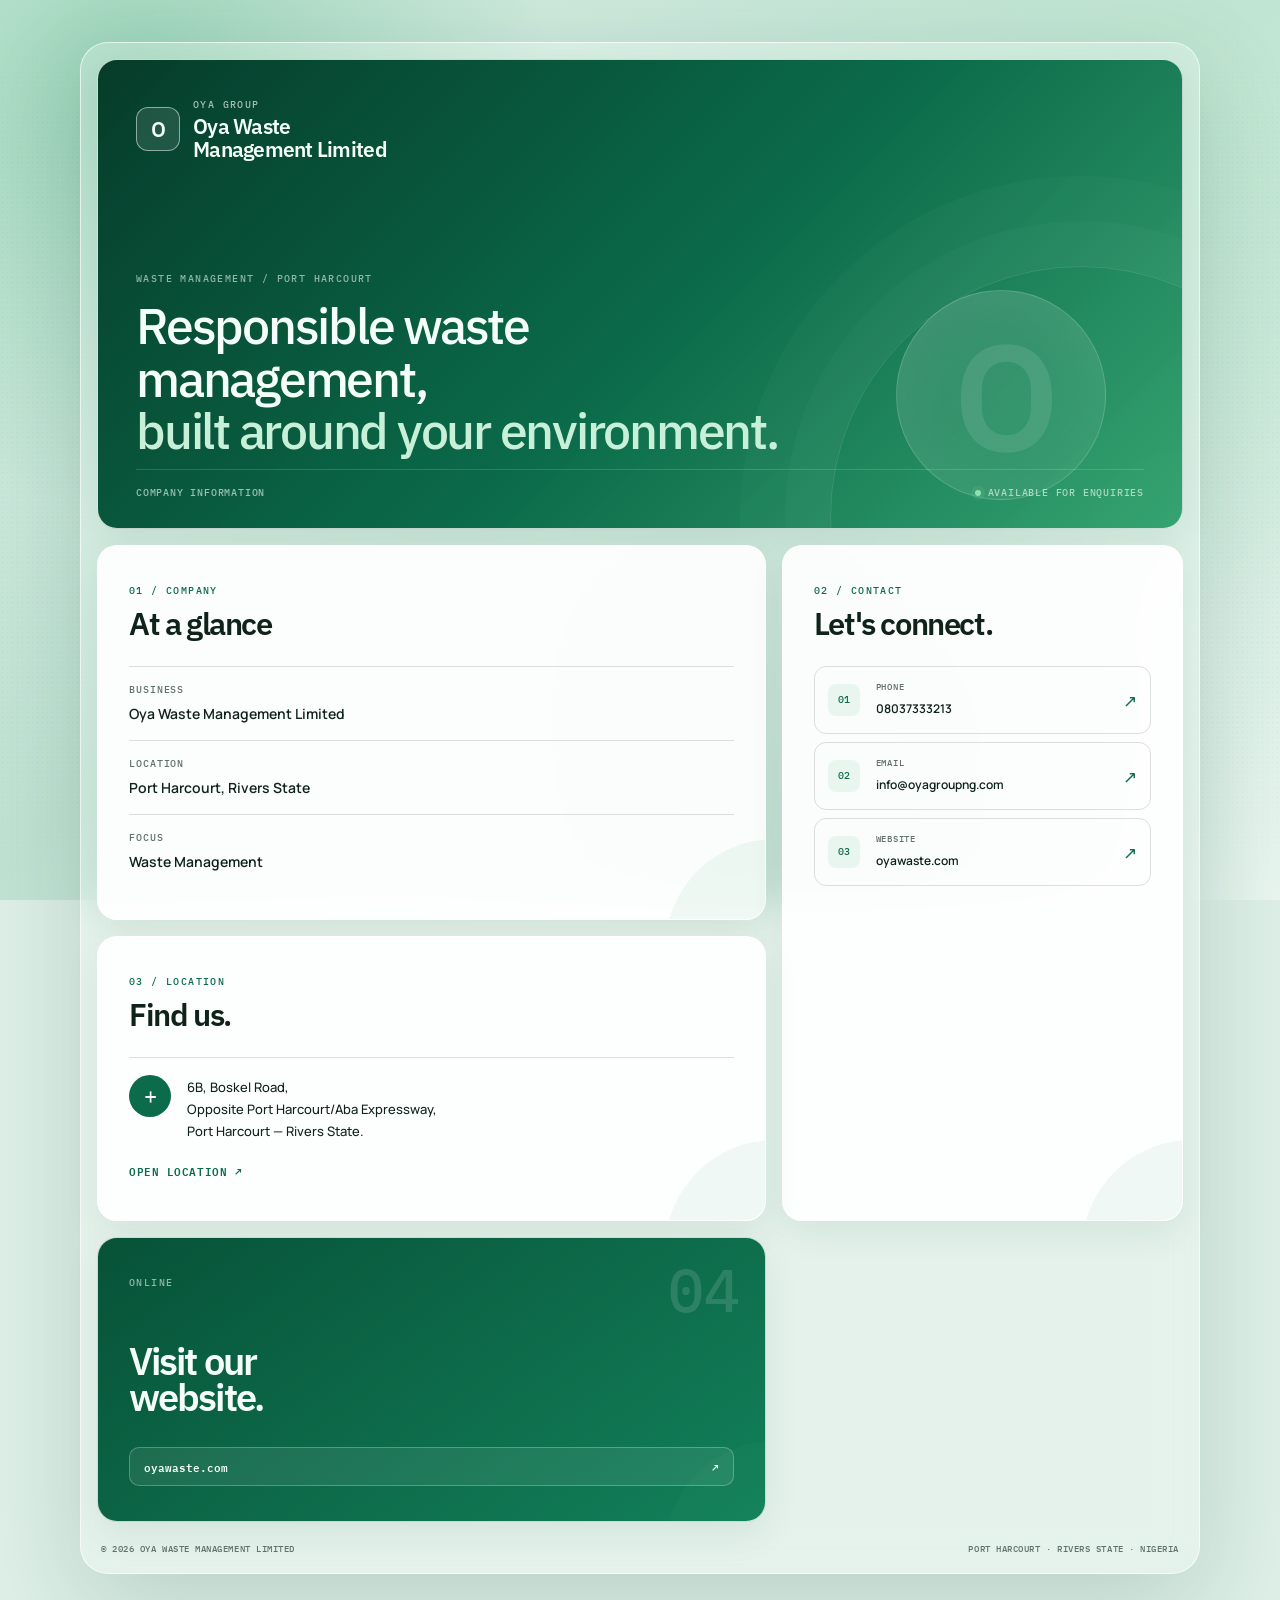
<file: uploads/index.html>
<!doctype html>
<html lang="en">
<head>
  <meta charset="utf-8">
  <meta name="viewport" content="width=device-width, initial-scale=1">
  <meta name="theme-color" content="#0B6B4A">
  <meta name="description" content="Oya Waste Management Limited — Port Harcourt, Rivers State.">
  <title>Oya Waste Management Limited</title>
  <link rel="preconnect" href="https://fonts.googleapis.com">
  <link rel="preconnect" href="https://fonts.gstatic.com" crossorigin>
  <link href="https://fonts.googleapis.com/css2?family=IBM+Plex+Mono:wght@400;500;600&family=IBM+Plex+Sans:wght@500;600;700&family=Manrope:wght@400;500;600;700&display=swap" rel="stylesheet">
  <link rel="stylesheet" href="styles.css">
</head>
<body>
  <main class="page-shell">
    <section class="bento-board" aria-label="Oya Waste Management Limited company profile">
      <article class="panel hero">
        <div class="brand-lockup">
          <span class="brand-mark" aria-hidden="true">O</span>
          <div>
            <p class="eyebrow">OYA GROUP</p>
            <h1>Oya Waste<br>Management Limited</h1>
          </div>
        </div>

        <div class="hero-copy">
          <span class="mono-label">WASTE MANAGEMENT / PORT HARCOURT</span>
          <p class="hero-title">Responsible waste management,<br><em>built around your environment.</em></p>
        </div>

        <div class="hero-orb" aria-hidden="true">
          <span>O</span>
        </div>

        <div class="hero-footer">
          <span>Company Information</span>
          <span class="status-dot"><i></i> Available for enquiries</span>
        </div>
      </article>

      <article class="panel identity">
        <div class="section-heading">
          <span class="mono-label">01 / COMPANY</span>
          <h2>At a glance</h2>
        </div>
        <div class="identity-grid">
          <div>
            <span class="data-label">Business</span>
            <strong>Oya Waste Management Limited</strong>
          </div>
          <div>
            <span class="data-label">Location</span>
            <strong>Port Harcourt, Rivers State</strong>
          </div>
          <div>
            <span class="data-label">Focus</span>
            <strong>Waste Management</strong>
          </div>
        </div>
      </article>

      <article class="panel contact">
        <div class="section-heading">
          <span class="mono-label">02 / CONTACT</span>
          <h2>Let's connect.</h2>
        </div>
        <div class="contact-list">
          <a href="tel:+2348037333213" class="contact-item">
            <span class="contact-icon">01</span>
            <span><small>Phone</small><strong>08037333213</strong></span>
            <span class="arrow">↗</span>
          </a>
          <a href="mailto:info@oyagroupng.com" class="contact-item">
            <span class="contact-icon">02</span>
            <span><small>Email</small><strong>info@oyagroupng.com</strong></span>
            <span class="arrow">↗</span>
          </a>
          <a href="https://www.oyawaste.com/" target="_blank" rel="noopener noreferrer" class="contact-item">
            <span class="contact-icon">03</span>
            <span><small>Website</small><strong>oyawaste.com</strong></span>
            <span class="arrow">↗</span>
          </a>
        </div>
      </article>

      <article class="panel address">
        <div class="section-heading">
          <span class="mono-label">03 / LOCATION</span>
          <h2>Find us.</h2>
        </div>
        <div class="address-content">
          <div class="pin" aria-hidden="true">+</div>
          <p>6B, Boskel Road,<br>Opposite Port Harcourt/Aba Expressway,<br>Port Harcourt — Rivers State.</p>
        </div>
        <a class="text-link" href="https://www.google.com/maps/search/?api=1&query=6B%20Boskel%20Road%20Port%20Harcourt%20Rivers%20State" target="_blank" rel="noopener noreferrer">Open location ↗</a>
      </article>

      <article class="panel website">
        <div class="website-number">04</div>
        <span class="mono-label">ONLINE</span>
        <h2>Visit our<br>website.</h2>
        <a href="https://www.oyawaste.com/" target="_blank" rel="noopener noreferrer" class="site-button">
          <span>oyawaste.com</span><span>↗</span>
        </a>
      </article>

      <footer class="board-footer">
        <span>© <span id="year"></span> Oya Waste Management Limited</span>
        <span>Port Harcourt · Rivers State · Nigeria</span>
      </footer>
    </section>
  </main>
  <script src="script.js"></script>
</body>
</html>
</file>
<file: uploads/styles.css>
* { box-sizing: border-box; }

:root {
  --green-950: #063B2A;
  --green-900: #075238;
  --green-800: #0B6B4A;
  --green-700: #12805A;
  --green-500: #39A874;
  --green-200: #BFE8D2;
  --green-100: #E8F6EF;
  --ink: #10231B;
  --muted: #62716B;
  --line: rgba(16, 35, 27, .14);
  --white: #FFFFFF;
  --paper: rgba(255,255,255,.92);
  --shadow: 0 24px 70px rgba(6, 59, 42, .14);
}

html { scroll-behavior: smooth; }

body {
  margin: 0;
  color: var(--ink);
  background: #DDEFE6;
  font-family: "Manrope", sans-serif;
  -webkit-font-smoothing: antialiased;
}

body::before {
  content: "";
  position: fixed;
  inset: 0;
  z-index: -2;
  background:
    radial-gradient(circle at 10% 10%, rgba(57,168,116,.38), transparent 30%),
    radial-gradient(circle at 90% 18%, rgba(191,232,210,.75), transparent 34%),
    radial-gradient(circle at 65% 95%, rgba(18,128,90,.20), transparent 36%),
    linear-gradient(145deg, #D9F0E5 0%, #BFE2D2 48%, #E8F6EF 100%);
  animation: atmosphere 14s ease-in-out infinite alternate;
}

body::after {
  content: "";
  position: fixed;
  inset: 0;
  z-index: -1;
  pointer-events: none;
  opacity: .25;
  background-image: radial-gradient(rgba(6,59,42,.22) .6px, transparent .6px);
  background-size: 5px 5px;
  mask-image: linear-gradient(to bottom, transparent, black 18%, black 82%, transparent);
}

.page-shell {
  min-height: 100svh;
  display: grid;
  place-items: center;
  padding: 42px 20px;
}

.bento-board {
  width: min(1120px, 100%);
  display: grid;
  grid-template-columns: 1.25fr .75fr;
  gap: 16px;
  padding: 16px;
  border: 1px solid rgba(255,255,255,.65);
  border-radius: 28px;
  background: rgba(255,255,255,.22);
  box-shadow: 0 30px 100px rgba(6,59,42,.16);
  backdrop-filter: blur(18px);
}

.panel {
  position: relative;
  overflow: hidden;
  border-radius: 20px;
  border: 1px solid rgba(255,255,255,.76);
  background: var(--paper);
  box-shadow: 0 12px 35px rgba(6,59,42,.08);
  animation: reveal .75s cubic-bezier(.2,.8,.2,1) both;
}

.panel::after {
  content: "";
  position: absolute;
  width: 220px;
  height: 220px;
  right: -120px;
  bottom: -140px;
  border-radius: 50%;
  background: rgba(57,168,116,.07);
  pointer-events: none;
}

.hero {
  min-height: 470px;
  padding: 38px;
  color: #F5FFF9;
  background:
    linear-gradient(135deg, rgba(6,59,42,.98), rgba(11,107,74,.96) 54%, rgba(57,168,116,.92)),
    #0B6B4A;
  animation-delay: .05s;
}

.hero::before {
  content: "";
  position: absolute;
  width: 500px;
  height: 500px;
  right: -150px;
  bottom: -240px;
  border-radius: 50%;
  border: 1px solid rgba(255,255,255,.12);
  box-shadow: 0 0 0 45px rgba(255,255,255,.025), 0 0 0 90px rgba(255,255,255,.018);
}

.brand-lockup {
  position: relative;
  z-index: 2;
  display: flex;
  align-items: center;
  gap: 13px;
}

.brand-mark {
  display: grid;
  place-items: center;
  width: 44px;
  height: 44px;
  border: 1px solid rgba(255,255,255,.5);
  border-radius: 12px;
  font: 600 21px/1 "IBM Plex Sans", sans-serif;
  background: rgba(255,255,255,.10);
}

.eyebrow, .mono-label {
  margin: 0;
  font: 500 10px/1.4 "IBM Plex Mono", monospace;
  letter-spacing: .14em;
  text-transform: uppercase;
}

.eyebrow { opacity: .65; margin-bottom: 3px; }

h1, h2, p { margin-top: 0; }

h1 {
  margin-bottom: 0;
  font: 600 clamp(17px, 2vw, 21px)/1.08 "IBM Plex Sans", sans-serif;
  letter-spacing: -.035em;
}

.hero-copy {
  position: relative;
  z-index: 2;
  margin-top: 105px;
  max-width: 650px;
}

.hero-copy .mono-label { color: rgba(245,255,249,.58); }

.hero-title {
  margin: 13px 0 0;
  font: 500 clamp(29px, 4vw, 50px)/1.05 "IBM Plex Sans", sans-serif;
  letter-spacing: -.045em;
}

.hero-title em {
  color: #C8F0D9;
  font-style: normal;
}

.hero-orb {
  position: absolute;
  right: 7%;
  bottom: 6%;
  z-index: 1;
  width: 210px;
  height: 210px;
  display: grid;
  place-items: center;
  border-radius: 50%;
  background: linear-gradient(145deg, rgba(255,255,255,.15), rgba(255,255,255,.025));
  border: 1px solid rgba(255,255,255,.18);
  box-shadow: inset 0 0 70px rgba(255,255,255,.05);
}

.hero-orb span {
  font: 600 150px/.7 "IBM Plex Sans", sans-serif;
  letter-spacing: -.16em;
  color: rgba(255,255,255,.10);
  transform: translateX(-7px);
}

.hero-footer {
  position: absolute;
  left: 38px;
  right: 38px;
  bottom: 28px;
  z-index: 2;
  display: flex;
  justify-content: space-between;
  gap: 20px;
  padding-top: 16px;
  border-top: 1px solid rgba(255,255,255,.15);
  font: 500 10px/1.4 "IBM Plex Mono", monospace;
  color: rgba(245,255,249,.62);
  text-transform: uppercase;
  letter-spacing: .08em;
}

.status-dot { display: flex; align-items: center; gap: 7px; }
.status-dot i { width: 6px; height: 6px; border-radius: 50%; background: #8DE0B2; box-shadow: 0 0 0 4px rgba(141,224,178,.10); }

.identity {
  min-height: 300px;
  padding: 31px;
  animation-delay: .12s;
}

.section-heading h2 {
  margin: 9px 0 27px;
  font: 600 clamp(23px, 2.5vw, 31px)/1 "IBM Plex Sans", sans-serif;
  letter-spacing: -.045em;
}

.mono-label { color: var(--green-800); }

.identity-grid {
  display: grid;
  gap: 0;
}

.identity-grid > div {
  padding: 16px 0;
  border-top: 1px solid var(--line);
}

.data-label {
  display: block;
  margin-bottom: 6px;
  color: var(--muted);
  font: 500 10px/1.3 "IBM Plex Mono", monospace;
  text-transform: uppercase;
  letter-spacing: .09em;
}

.identity strong {
  font: 600 14px/1.35 "Manrope", sans-serif;
}

.contact {
  padding: 31px;
  animation-delay: .19s;
}

.contact-list {
  display: grid;
  gap: 8px;
}

.contact-item {
  display: grid;
  grid-template-columns: 36px 1fr auto;
  align-items: center;
  gap: 12px;
  min-height: 68px;
  padding: 11px 13px;
  color: inherit;
  text-decoration: none;
  border: 1px solid var(--line);
  border-radius: 12px;
  transition: transform .25s ease, background .25s ease, border-color .25s ease;
}

.contact-item:hover {
  transform: translateX(4px);
  background: var(--green-100);
  border-color: rgba(11,107,74,.22);
}

.contact-icon {
  display: grid;
  place-items: center;
  width: 32px;
  height: 32px;
  border-radius: 8px;
  background: var(--green-100);
  color: var(--green-800);
  font: 500 10px/1 "IBM Plex Mono", monospace;
}

.contact-item small {
  display: block;
  margin-bottom: 3px;
  color: var(--muted);
  font: 500 9px/1.2 "IBM Plex Mono", monospace;
  text-transform: uppercase;
  letter-spacing: .08em;
}

.contact-item strong {
  font: 600 12px/1.2 "Manrope", sans-serif;
  word-break: break-word;
}

.arrow { color: var(--green-800); font-size: 17px; }

.address {
  min-height: 285px;
  padding: 31px;
  animation-delay: .26s;
}

.address-content {
  display: flex;
  align-items: flex-start;
  gap: 16px;
  padding: 17px 0;
  border-top: 1px solid var(--line);
}

.pin {
  flex: 0 0 auto;
  display: grid;
  place-items: center;
  width: 42px;
  height: 42px;
  border-radius: 50%;
  color: var(--white);
  background: var(--green-800);
  font: 400 22px/1 "IBM Plex Mono", monospace;
}

.address-content p {
  margin: 1px 0 0;
  font: 500 13px/1.7 "Manrope", sans-serif;
}

.text-link {
  color: var(--green-800);
  text-decoration: none;
  font: 600 11px/1.3 "IBM Plex Mono", monospace;
  letter-spacing: .05em;
  text-transform: uppercase;
}

.text-link:hover { text-decoration: underline; }

.website {
  min-height: 285px;
  padding: 31px;
  color: #F5FFF9;
  background: linear-gradient(145deg, var(--green-900), var(--green-700));
  animation-delay: .33s;
}

.website .mono-label { color: rgba(245,255,249,.58); }

.website-number {
  position: absolute;
  top: 22px;
  right: 25px;
  color: rgba(255,255,255,.13);
  font: 500 60px/1 "IBM Plex Mono", monospace;
}

.website h2 {
  position: relative;
  z-index: 1;
  margin: 52px 0 31px;
  font: 600 clamp(27px, 3vw, 38px)/.96 "IBM Plex Sans", sans-serif;
  letter-spacing: -.05em;
}

.site-button {
  position: relative;
  z-index: 2;
  display: flex;
  align-items: center;
  justify-content: space-between;
  padding: 13px 14px;
  border: 1px solid rgba(255,255,255,.25);
  border-radius: 10px;
  color: #F5FFF9;
  text-decoration: none;
  background: rgba(255,255,255,.08);
  font: 600 11px/1 "IBM Plex Mono", monospace;
  transition: background .25s ease, transform .25s ease;
}

.site-button:hover { background: rgba(255,255,255,.15); transform: translateY(-2px); }

.board-footer {
  grid-column: 1 / -1;
  display: flex;
  justify-content: space-between;
  gap: 20px;
  padding: 5px 4px 1px;
  color: rgba(16,35,27,.62);
  font: 500 9px/1.4 "IBM Plex Mono", monospace;
  text-transform: uppercase;
  letter-spacing: .06em;
}

@keyframes reveal {
  from { opacity: 0; transform: translateY(18px); }
  to { opacity: 1; transform: translateY(0); }
}

@keyframes atmosphere {
  from { transform: scale(1); }
  to { transform: scale(1.05); }
}

@media (min-width: 850px) {
  .hero { grid-column: 1 / -1; }
  .identity { grid-column: 1; }
  .contact { grid-column: 2; grid-row: 2 / span 2; }
  .address { grid-column: 1; }
  .website { grid-column: 1; }
}

@media (max-width: 849px) {
  .bento-board { grid-template-columns: 1fr 1fr; }
  .hero, .contact { grid-column: 1 / -1; }
  .identity, .address, .website { grid-column: auto; }
  .contact { grid-row: auto; }
}

@media (max-width: 620px) {
  .page-shell { padding: 16px 10px; }
  .bento-board { grid-template-columns: 1fr; gap: 10px; padding: 10px; border-radius: 22px; }
  .hero, .identity, .contact, .address, .website { grid-column: 1; }
  .hero { min-height: 440px; padding: 25px; }
  .hero-copy { margin-top: 86px; }
  .hero-orb { width: 145px; height: 145px; right: -18px; bottom: 42px; }
  .hero-orb span { font-size: 105px; }
  .hero-footer { left: 25px; right: 25px; bottom: 21px; align-items: flex-start; flex-direction: column; gap: 8px; }
  .identity, .contact, .address, .website { padding: 25px; min-height: auto; }
  .board-footer { padding: 6px 2px; flex-direction: column; gap: 4px; }
}

@media (prefers-reduced-motion: reduce) {
  html { scroll-behavior: auto; }
  *, *::before, *::after { animation-duration: .01ms !important; animation-iteration-count: 1 !important; transition-duration: .01ms !important; }
}
</file>
